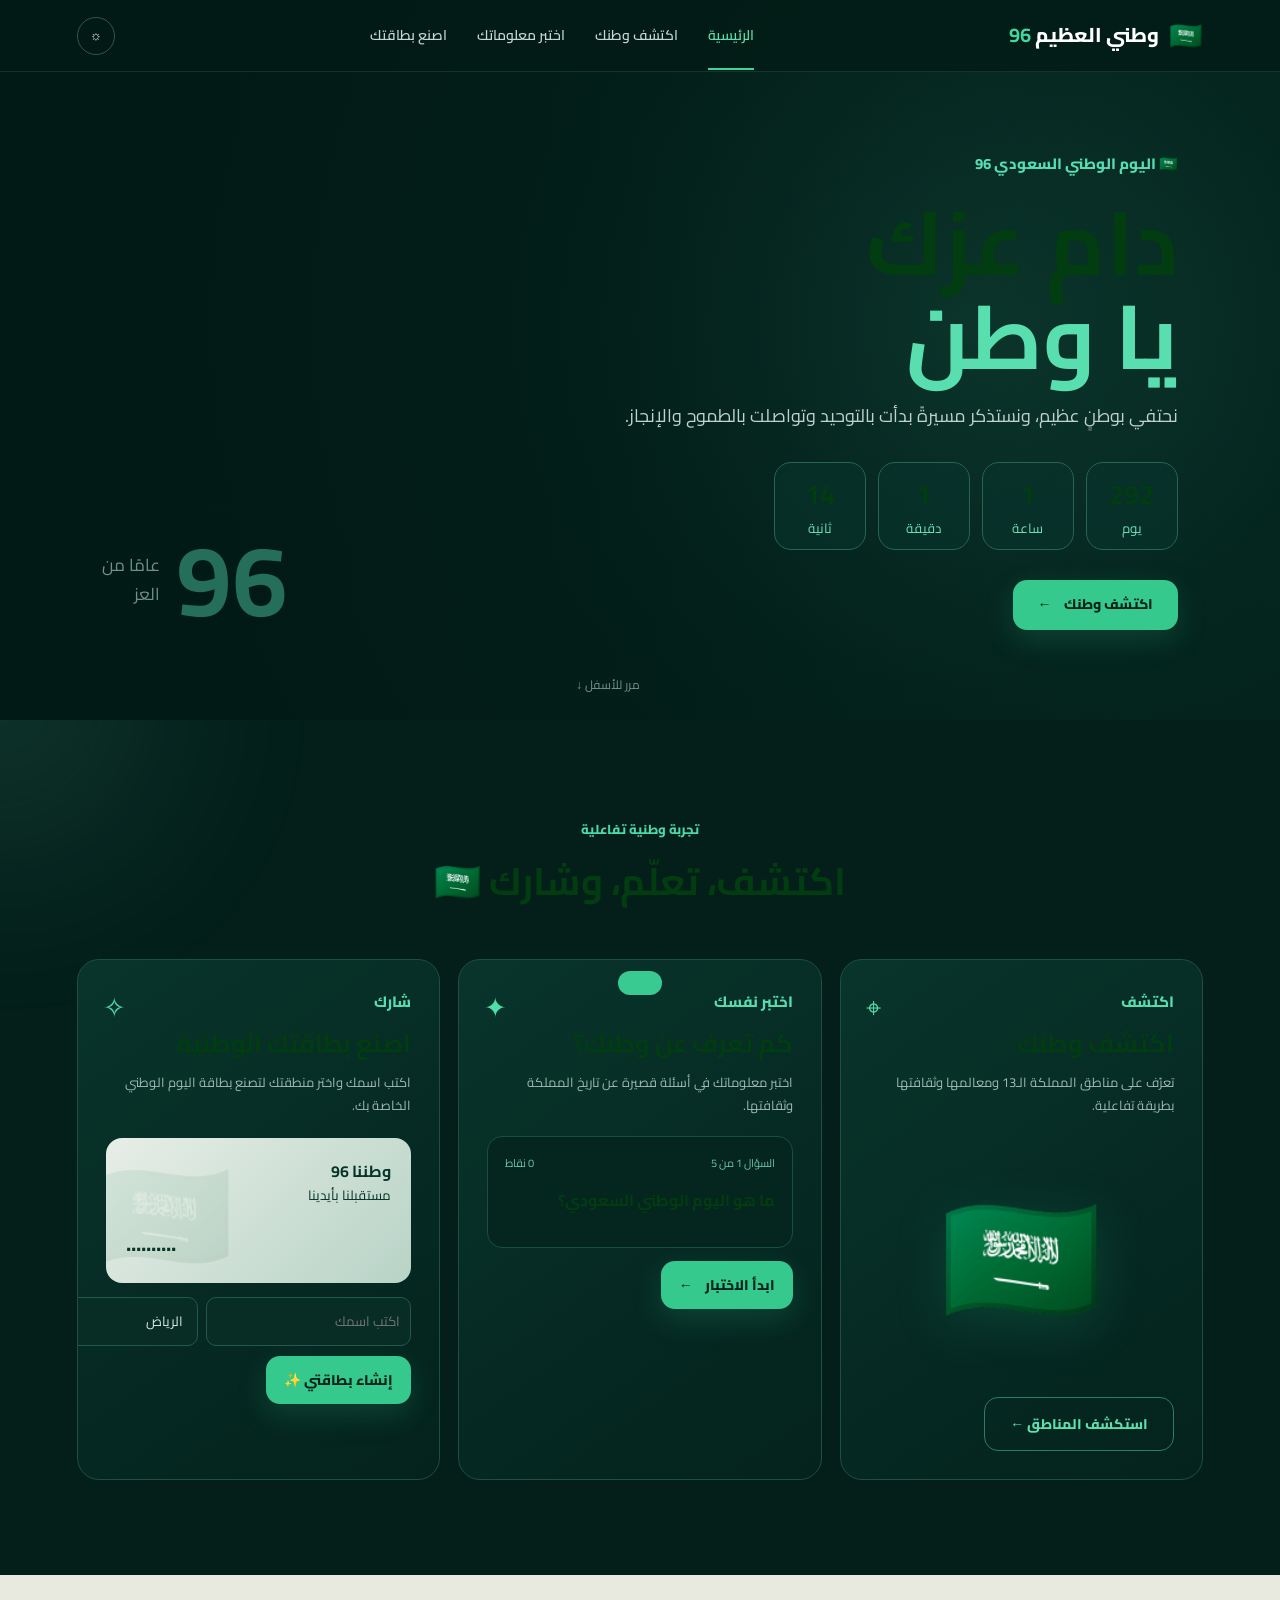
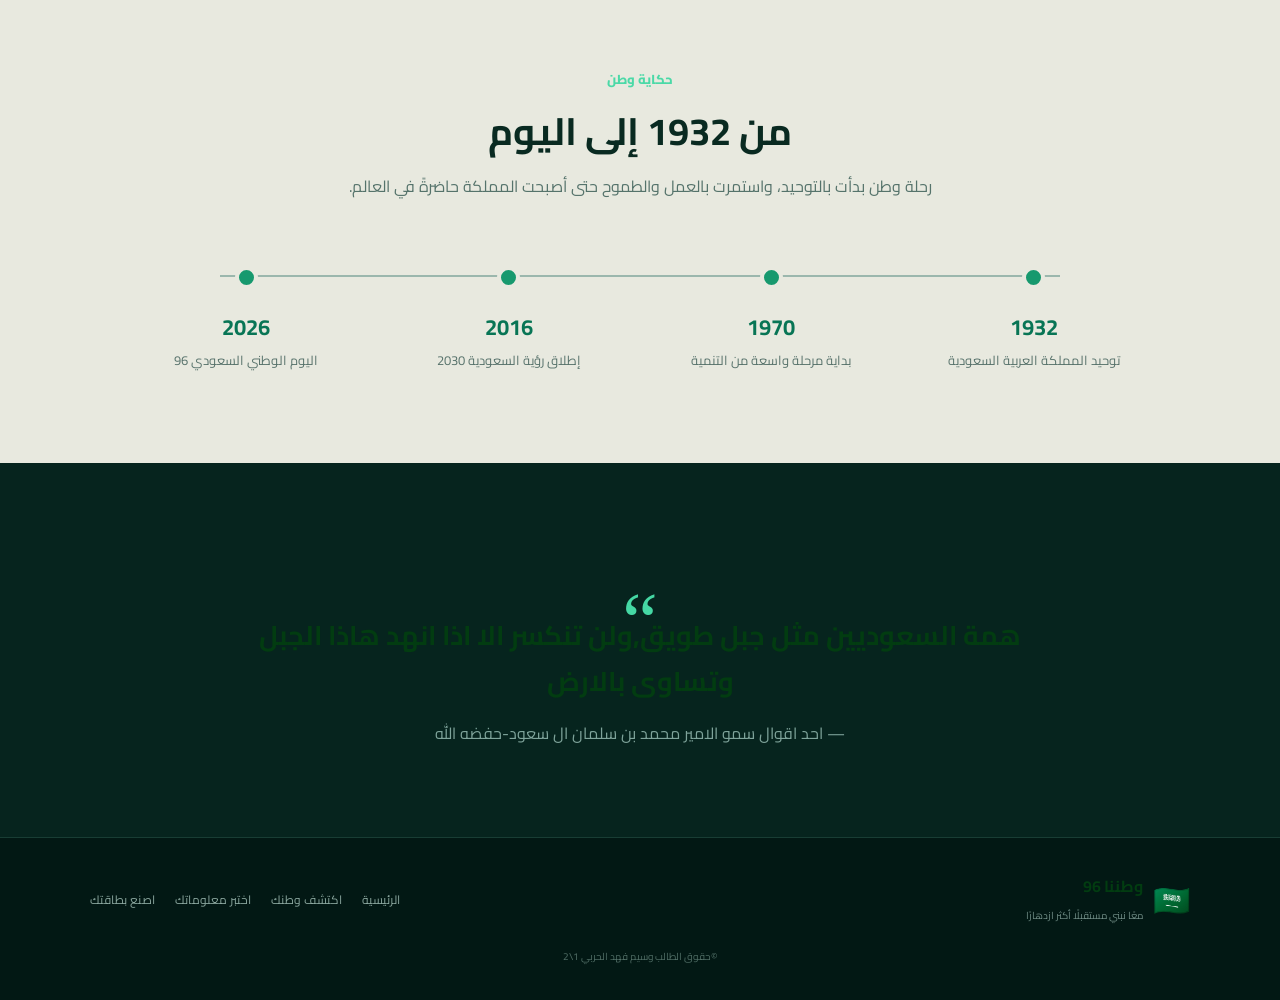
<file: saudi/index.html>
<!doctype html>
<html lang="ar" dir="rtl">
<head>
  <meta charset="UTF-8">
  <meta name="viewport" content="width=device-width, initial-scale=1.0">
  <title>وطني العظيم</title>
  <meta name="description" content="موقع تفاعلي احتفالاً باليوم الوطني السعودي 96">
  <link rel="preconnect" href="https://fonts.googleapis.com">
  <link rel="preconnect" href="https://fonts.gstatic.com" crossorigin>
  <link href="https://fonts.googleapis.com/css2?family=Cairo:wght@400;500;600;700;800;900&display=swap" rel="stylesheet">
  <link rel="stylesheet" href="style.css">
</head>
<body>
  <div class="glow glow-1"></div><div class="glow glow-2"></div>

  <header class="navbar">
    <a class="brand" href="#home"><span class="brand-mark">🇸🇦</span><span>وطني العظيم <b>96</b></span></a>
    <nav>
      <a class="active" href="#home">الرئيسية</a>
      <a href="#discover">اكتشف وطنك</a>
      <a href="#quiz">اختبر معلوماتك</a>
      <a href="#card">اصنع بطاقتك</a>
    </nav>
    <button class="theme-btn" id="themeBtn" aria-label="تغيير المظهر">☼</button>
  </header>

  <main id="home">
    <section class="hero">
      <div class="hero-overlay"></div>
      <div class="hero-content">
        <span class="eyebrow">🇸🇦 اليوم الوطني السعودي 96</span>
        <h1>دام عزك<br><span>يا وطن</span></h1>
        <p>نحتفي بوطنٍ عظيم، ونستذكر مسيرةً بدأت بالتوحيد وتواصلت بالطموح والإنجاز.</p>
        <div class="countdown">
          <div><strong id="days">--</strong><small>يوم</small></div>
          <div><strong id="hours">--</strong><small>ساعة</small></div>
          <div><strong id="minutes">--</strong><small>دقيقة</small></div>
          <div><strong id="seconds">--</strong><small>ثانية</small></div>
        </div>
        <a class="primary-btn" href="#discover">اكتشف وطنك <span>←</span></a>
      </div>
      <div class="hero-badge"><b>96</b><span>عامًا من<br>العز</span></div>
      <div class="scroll">مرر للأسفل <span>↓</span></div>
    </section>

    <section class="features section" id="discover">
      <div class="section-heading">
        <span>تجربة وطنية تفاعلية</span>
        <h2>اكتشف، تعلّم، وشارك 🇸🇦</h2>
      </div>

      <div class="feature-grid">
        <article class="feature-card map-card">
          <div class="card-icon">⌖</div>
          <span class="tag">اكتشف</span>
          <h3>اكتشف وطنك</h3>
          <p>تعرّف على مناطق المملكة الـ13 ومعالمها وثقافتها بطريقة تفاعلية.</p>
          <div class="saudi-map">🇸🇦</div>
          <button class="outline-btn" id="regionBtn">استكشف المناطق ←</button>
        </article>

        <article class="feature-card quiz-card" id="quiz">
          <div class="card-icon">✦</div>
          <span class="tag">اختبر نفسك</span>
          <h3>كم تعرف عن وطنك؟</h3>
          <p>اختبر معلوماتك في أسئلة قصيرة عن تاريخ المملكة وثقافتها.</p>
          <div class="quiz-box">
            <div class="quiz-top"><span id="quizProgress">السؤال 1 من 5</span><span id="quizScore">0 نقاط</span></div>
            <h4 id="question">ما هو اليوم الوطني السعودي؟</h4>
            <div id="answers" class="answers"></div>
          </div>
          <button class="primary-btn small" id="startQuiz">ابدأ الاختبار <span>←</span></button>
        </article>

        <article class="feature-card card-maker" id="card">
          <div class="card-icon">✧</div>
          <span class="tag">شارك</span>
          <h3>اصنع بطاقتك الوطنية</h3>
          <p>اكتب اسمك واختر منطقتك لتصنع بطاقة اليوم الوطني الخاصة بك.</p>
          <div class="mini-card">
            <div><b>وطننا 96</b><small>مستقبلنا بأيدينا</small></div>
            <strong id="previewName">..........</strong>
          </div>
          <div class="inputs">
            <input id="nameInput" maxlength="20" placeholder="اكتب اسمك">
            <select id="regionSelect">
              <option>الرياض</option><option>مكة المكرمة</option><option>المدينة المنورة</option>
              <option>القصيم</option><option>حائل</option><option>المنطقة الشرقية</option>
              <option>عسير</option><option>تبوك</option><option>جازان</option><option>نجران</option>
              <option>الباحة</option><option>الجوف</option><option>الحدود الشمالية</option>
            </select>
          </div>
          <button class="primary-btn small" id="makeCard">إنشاء بطاقتي ✨</button>
        </article>
      </div>  
    </section>

    <section class="timeline-section">
      <div class="section-heading light">
        <span>حكاية وطن</span>
        <h2>من 1932 إلى اليوم</h2>
        <p>رحلة وطن بدأت بالتوحيد، واستمرت بالعمل والطموح حتى أصبحت المملكة حاضرةً في العالم.</p>
      </div>
      <div class="timeline">
        <div class="timeline-item"><b>1932</b><span>توحيد المملكة العربية السعودية</span></div>
        <div class="timeline-item"><b>1970</b><span>بداية مرحلة واسعة من التنمية</span></div>
        <div class="timeline-item"><b>2016</b><span>إطلاق رؤية السعودية 2030</span></div>
        <div class="timeline-item"><b>2026</b><span>اليوم الوطني السعودي 96</span></div>
      </div>
    </section>

    <section class="quote-section">
      <div class="quote-mark">“</div>
      <blockquote>همة السعوديين مثل جبل طويق,ولن تنكسر الا اذا انهد هاذا الجبل وتساوى بالارض</blockquote>
      <span>— احد اقوال سمو الامير محمد بن سلمان ال سعود-حفضه الله</span>
    </section>
  </main>

  <footer>
    <div class="footer-brand"><span>🇸🇦</span><div><b>وطننا 96</b><small>معًا نبني مستقبلًا أكثر ازدهارًا</small></div></div>
    <div class="footer-links"><a href="#home">الرئيسية</a><a href="#discover">اكتشف وطنك</a><a href="#quiz">اختبر معلوماتك</a><a href="#card">اصنع بطاقتك</a></div>
    <p>©حقوق الطالب وسيم فهد الحربي 1\2</p>
  </footer>

  <div class="modal" id="modal">
    <div class="modal-box discovery-box">
      <button class="close" id="closeModal">×</button>
      <span class="tag">اكتشف وطنك</span>
      <h2>مناطق المملكة العربية السعودية</h2>
      <p class="modal-desc">اضغط على أي منطقة لعرض معلومة سريعة عنها.</p>
      <div class="regions" id="regions"></div>
      <div class="region-info" id="regionInfo">
        <strong>🇸🇦 اختر منطقة من الأعلى</strong>
        <span>ستظهر هنا معلومات المنطقة التي اخترتها.</span>
      </div>
    </div>
  </div>

  <div class="card-modal" id="cardModal">
    <div class="generated-card">
      <button class="close" id="closeCard">×</button>
      <div class="generated-pattern">🇸🇦</div>
      <span>اليوم الوطني السعودي 96</span>
      <h2>دام عزك يا وطن</h2>
      <div class="generated-name" id="generatedName">وسيم</div>
      <p id="generatedRegion">الرياض</p>
      <small>مستقبلنا بأيدينا 🇸🇦</small>
    </div>
    <button class="primary-btn" id="downloadCard">تحميل البطاقة كصورة ↓</button>
  </div>

  <div class="toast" id="toast"></div>
  <script src="script.js"></script>
</body>
</html>
</file>
<file: saudi/style.css>
*{box-sizing:border-box;margin:0;padding:0}html{scroll-behavior:smooth}body{font-family:"Cairo",sans-serif;background:#041f1a;color:#023c11;line-height:1.7}.glow{position:fixed;border-radius:50%;filter:blur(100px);opacity:.12;pointer-events:none}.glow-1{width:350px;height:350px;background:#19c987;top:5%;right:-150px}.glow-2{width:300px;height:300px;background:#75e6bd;bottom:5%;left:-150px}.navbar{height:72px;position:fixed;top:0;left:0;right:0;z-index:20;display:flex;align-items:center;justify-content:space-between;padding:0 6%;background:rgba(3,28,23,.82);backdrop-filter:blur(18px);border-bottom:1px solid rgba(120,230,190,.12)}.brand{display:flex;align-items:center;gap:10px;color:#fff;text-decoration:none;font-size:20px;font-weight:800}.brand-mark{font-size:27px}.brand b{color:#43d7a0}.navbar nav{display:flex;gap:30px}.navbar nav a{color:#c5d7d1;text-decoration:none;font-size:14px;font-weight:600;padding:23px 0;position:relative}.navbar nav a.active,.navbar nav a:hover{color:#5ce0ad}.navbar nav a.active:after{content:"";height:2px;background:#3ed59d;position:absolute;bottom:0;right:0;left:0}.theme-btn{border:1px solid #31564d;background:transparent;color:#fff;border-radius:50%;width:38px;height:38px;cursor:pointer}.hero{min-height:720px;padding:150px 8% 90px;position:relative;display:flex;align-items:center;overflow:hidden;background:radial-gradient(circle at 75% 45%,#12483b 0,#052a22 35%,#021a16 75%)}.hero:after{content:"";position:absolute;inset:0;background:linear-gradient(90deg,rgba(2,26,22,.92),rgba(2,26,22,.65),rgba(2,26,22,.22));pointer-events:none}.hero-content{position:relative;z-index:2;max-width:720px}.eyebrow,.tag{color:#58ddb0;font-size:15px;font-weight:800}.hero h1{font-size:clamp(55px,7vw,94px);line-height:1.05;margin:18px 0}.hero h1 span{color:#59deb0}.hero p{max-width:590px;color:#bfd2cb;font-size:18px}.countdown{display:flex;gap:12px;margin:30px 0}.countdown div{width:92px;height:88px;border:1px solid #276456;background:rgba(7,52,43,.65);border-radius:17px;display:flex;flex-direction:column;align-items:center;justify-content:center}.countdown strong{font-size:27px}.countdown small{color:#6fe0b5}.primary-btn,.outline-btn{font-family:inherit;display:inline-flex;align-items:center;justify-content:center;gap:12px;padding:13px 25px;border-radius:14px;text-decoration:none;cursor:pointer;font-weight:800;font-size:14px}.primary-btn{background:#36c98e;color:#062219;border:0;box-shadow:0 10px 30px rgba(54,201,142,.18)}.primary-btn:hover{transform:translateY(-2px)}.primary-btn.small{padding:11px 18px}.outline-btn{background:transparent;color:#5ce0ad;border:1px solid #317968}.hero-badge{position:absolute;z-index:2;left:8%;bottom:90px;display:flex;align-items:center;gap:16px;opacity:.85}.hero-badge b{font-size:100px;line-height:1;color:#2c7d67}.hero-badge span{font-size:17px;color:#83a69c}.scroll{position:absolute;z-index:3;bottom:25px;right:50%;color:#75938c;font-size:12px}.section{padding:95px 6%}.section-heading{text-align:center;margin-bottom:45px}.section-heading>span{color:#4bd9a7;font-size:13px;font-weight:800}.section-heading h2{font-size:38px;margin:7px 0}.feature-grid{max-width:1250px;margin:auto;display:grid;grid-template-columns:repeat(3,1fr);gap:18px}.feature-card{min-height:500px;padding:28px;border:1px solid #1d4f43;border-radius:22px;background:linear-gradient(145deg,rgba(10,57,47,.85),rgba(4,35,29,.9));position:relative;overflow:hidden}.feature-card h3{font-size:25px;margin:7px 0}.feature-card p{color:#9ebbb3;font-size:13px}.card-icon{position:absolute;left:25px;top:25px;font-size:27px;color:#52dca9}.saudi-map{font-size:130px;text-align:center;margin:30px 0;filter:drop-shadow(0 10px 25px rgba(40,210,145,.15))}.quiz-box{margin-top:20px;background:#05251f;border:1px solid #1c4d42;border-radius:15px;padding:17px}.quiz-top{display:flex;justify-content:space-between;color:#6cc5a5;font-size:11px}.quiz-box h4{margin:15px 0;font-size:16px}.answers{display:grid;gap:7px}.answer{background:#0a332a;border:1px solid #1d5a4b;color:#d8e9e4;border-radius:9px;padding:9px;cursor:pointer;text-align:right;font-family:inherit;font-size:12px}.answer:hover{border-color:#45d6a4}.answer.correct{background:#176348}.answer.wrong{background:#633f3b}.quiz-card .primary-btn{margin-top:13px}.mini-card{height:145px;margin:22px 0 14px;border-radius:16px;padding:20px;display:flex;flex-direction:column;justify-content:space-between;background:linear-gradient(135deg,#e7eee7,#b8d3c7);color:#073329;position:relative;overflow:hidden}.mini-card:after{content:"🇸🇦";position:absolute;font-size:110px;left:-10px;bottom:-25px;opacity:.08}.mini-card small{display:block}.mini-card>strong{font-size:22px;align-self:flex-end}.inputs{display:grid;grid-template-columns:1fr 1fr;gap:8px;margin-bottom:10px}.inputs input,.inputs select{font-family:inherit;background:#082d25;border:1px solid #25584c;color:#d9e9e4;border-radius:10px;padding:10px;outline:none}.timeline-section{padding:90px 8%;background:#e8e9df;color:#092a21}.section-heading.light p{max-width:600px;margin:10px auto;color:#55736b}.timeline{max-width:1050px;margin:55px auto 0;display:grid;grid-template-columns:repeat(4,1fr);gap:0;position:relative}.timeline:before{content:"";position:absolute;top:19px;right:10%;left:10%;height:2px;background:#9bb7ad}.timeline-item{text-align:center;position:relative}.timeline-item:before{content:"";display:block;width:15px;height:15px;border-radius:50%;background:#17996e;border:4px solid #e8e9df;margin:10px auto 20px;position:relative;z-index:2}.timeline-item b{display:block;font-size:22px;color:#087555}.timeline-item span{font-size:13px;color:#58736c}.quote-section{text-align:center;padding:90px 20%;background:#06241e}.quote-mark{font-family:serif;font-size:80px;color:#45d8a4;height:60px}.quote-section blockquote{font-size:27px;font-weight:700;max-width:800px;margin:auto}.quote-section span{color:#7ea39a;display:block;margin-top:15px}footer{padding:35px 7%;background:#021814;border-top:1px solid #183d34;display:flex;align-items:center;justify-content:space-between;gap:20px;flex-wrap:wrap}.footer-brand{display:flex;gap:10px;align-items:center}.footer-brand>span{font-size:30px}.footer-brand b{display:block}.footer-brand small{color:#708c85;font-size:10px}.footer-links{display:flex;gap:20px}.footer-links a{color:#8ba79f;text-decoration:none;font-size:12px}footer p{width:100%;text-align:center;color:#516e66;font-size:10px}.modal{display:none;position:fixed;inset:0;background:rgba(0,0,0,.72);z-index:50;align-items:center;justify-content:center;padding:20px}.modal.show{display:flex}.modal-box{max-width:700px;width:100%;background:#06251f;border:1px solid #276354;border-radius:22px;padding:30px;position:relative}.close{position:absolute;left:18px;top:15px;border:0;background:transparent;color:#fff;font-size:28px;cursor:pointer}.regions{display:grid;grid-template-columns:repeat(3,1fr);gap:9px;margin-top:20px}.regions button{font-family:inherit;background:#0b382e;color:#cce4dd;border:1px solid #205849;border-radius:10px;padding:11px;cursor:pointer}.toast{position:fixed;bottom:25px;left:50%;transform:translate(-50%,120px);background:#39ca91;color:#05241c;padding:12px 22px;border-radius:12px;font-weight:800;z-index:60;transition:.3s}.toast.show{transform:translate(-50%,0)}@media(max-width:900px){.navbar nav{display:none}.hero{padding:125px 7% 100px}.hero-badge{display:none}.feature-grid{grid-template-columns:1fr}.feature-card{min-height:auto}.timeline{grid-template-columns:1fr 1fr;gap:25px}.timeline:before{display:none}.quote-section{padding:70px 8%}}@media(max-width:550px){.countdown div{width:72px;height:72px}.countdown strong{font-size:21px}.hero p{font-size:15px}.hero h1{font-size:52px}.section-heading h2{font-size:30px}.inputs{grid-template-columns:1fr}.regions{grid-template-columns:1fr 1fr}.timeline{grid-template-columns:1fr}.quote-section blockquote{font-size:20px}.footer-links{width:100%;justify-content:center;flex-wrap:wrap}}
.modal-desc{color:#89aaa0;font-size:13px;margin:5px 0 15px}.region-info{margin-top:16px;padding:15px;border-radius:13px;background:#0a342b;border:1px solid #245c4d;display:flex;flex-direction:column;gap:4px}.region-info span{color:#51a171;font-size:12px}.card-modal{display:none;position:fixed;inset:0;background:rgba(0,0,0,.78);z-index:55;align-items:center;justify-content:center;flex-direction:column;gap:18px;padding:20px}.card-modal.show{display:flex}.generated-card{width:min(440px,92vw);aspect-ratio:1.6;border-radius:24px;padding:28px;position:relative;overflow:hidden;background:linear-gradient(135deg,#eaf0e9 0%,#c4d9cf 52%,#76b99f 100%);color:#07372a;box-shadow:0 25px 70px rgba(0,0,0,.35);border:1px solid rgba(255,255,255,.65)}.generated-card:before{content:"";position:absolute;width:250px;height:250px;border-radius:50%;left:-90px;bottom:-100px;background:rgba(6,75,54,.13)}.generated-pattern{position:absolute;left:24px;bottom:8px;font-size:145px;opacity:.12}.generated-card>span{font-size:13px;font-weight:800;color:#087553}.generated-card h2{font-size:30px;margin:12px 0 5px}.generated-name{font-size:38px;font-weight:900;margin-top:18px}.generated-card p{font-size:14px;font-weight:700}.generated-card small{position:absolute;right:28px;bottom:25px;font-weight:800;color:#25624e}
</file>
